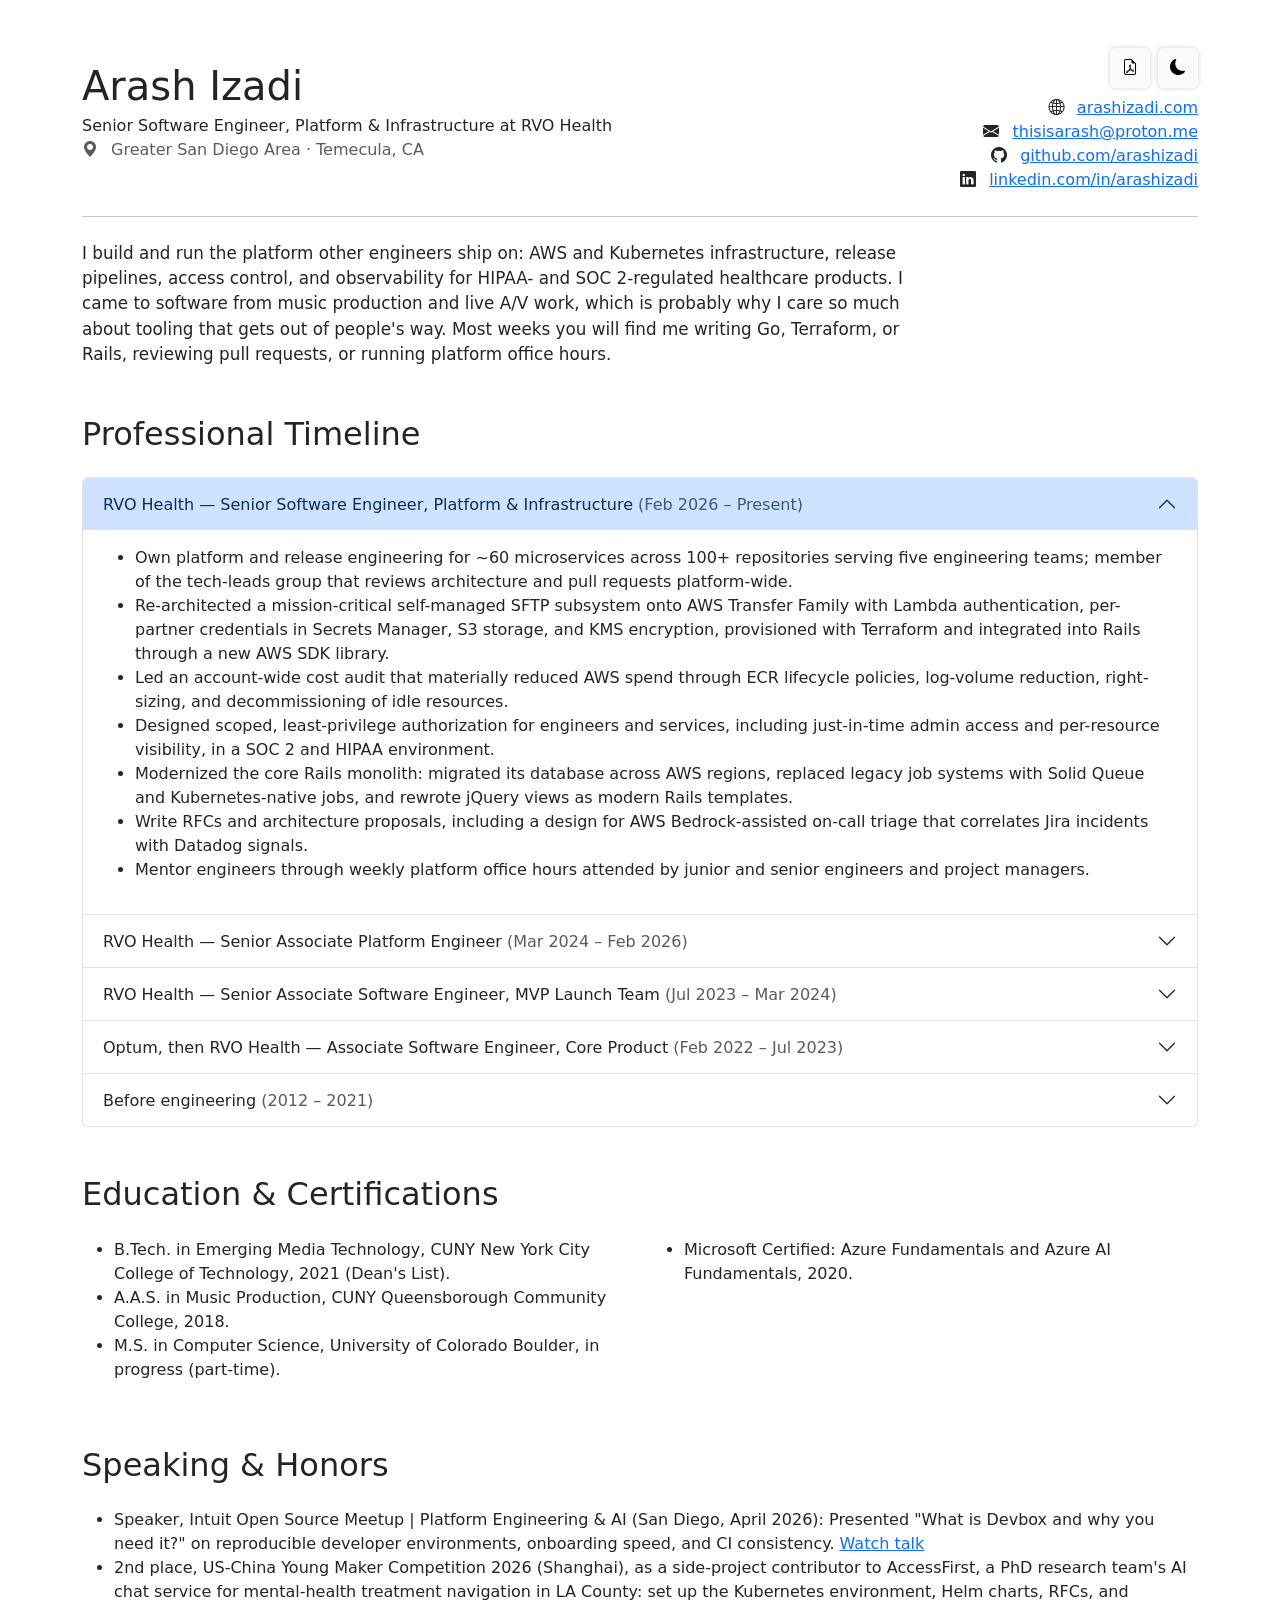
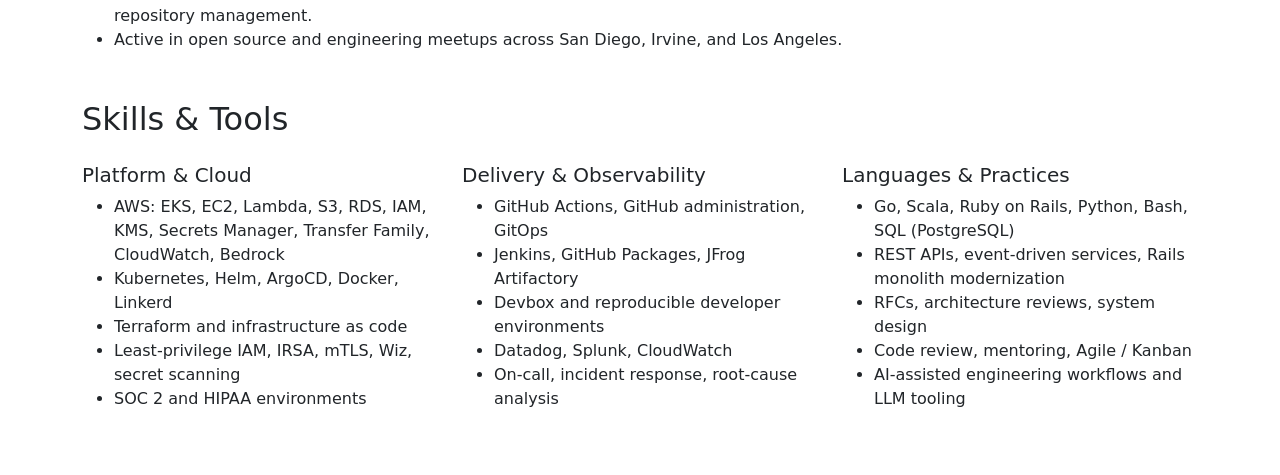
<file: index.html>
<!DOCTYPE html>
<html lang="en">

<head>
  <meta charset="UTF-8" />
  <meta name="viewport" content="width=device-width, initial-scale=1" />
  <title>Arash Izadi | Senior Software Engineer | Platform, Infrastructure, Reliability</title>
  <meta name="description"
    content="Arash Izadi is a Senior Software Engineer who builds and runs AWS/Kubernetes platforms, release pipelines, access control, and observability for HIPAA- and SOC 2-regulated healthcare products." />
  <meta name="keywords"
    content="Arash Izadi, Senior Software Engineer, Platform Engineer, SRE, Infrastructure, Reliability Engineering, Developer Productivity, System Design, Application Modernization, AWS, EKS, Kubernetes, Terraform, Helm, ArgoCD, GitHub Actions, Go, Scala, Ruby on Rails, Observability, CI/CD, HIPAA, SOC 2" />
  <meta name="author" content="Arash Izadi" />
  <link rel="canonical" href="https://arashizadi.com/" />
  <meta property="og:title" content="Arash Izadi | Senior Software Engineer" />
  <meta property="og:description"
    content="Platform and infrastructure engineering: AWS/Kubernetes, release pipelines, access control, and observability for regulated healthcare products." />
  <meta property="og:type" content="profile" />
  <meta property="og:url" content="https://arashizadi.com/" />
  <meta property="profile:first_name" content="Arash" />
  <meta property="profile:last_name" content="Izadi" />

  <link rel="stylesheet" href="https://cdn.jsdelivr.net/npm/bootstrap@5.3.8/dist/css/bootstrap.min.css" />
  <link rel="stylesheet" href="https://cdn.jsdelivr.net/npm/bootstrap-icons@1.13.1/font/bootstrap-icons.css">
  <script type="application/ld+json">
  {
    "@context": "https://schema.org",
    "@type": "Person",
    "name": "Arash Izadi",
    "url": "https://arashizadi.com/",
    "email": "mailto:thisisarash@proton.me",
    "jobTitle": "Senior Software Engineer, Platform & Infrastructure",
    "description": "Senior Software Engineer who builds and runs AWS/Kubernetes platforms, release pipelines, access control, and observability for HIPAA- and SOC 2-regulated healthcare products.",
    "address": {
      "@type": "PostalAddress",
      "addressLocality": "Temecula",
      "addressRegion": "CA",
      "addressCountry": "US"
    },
    "sameAs": [
      "https://github.com/arashizadi",
      "https://linkedin.com/in/arashizadi"
    ],
    "worksFor": {
      "@type": "Organization",
      "name": "RVO Health"
    },
    "alumniOf": [
      {
        "@type": "CollegeOrUniversity",
        "name": "CUNY New York City College of Technology"
      },
      {
        "@type": "CollegeOrUniversity",
        "name": "CUNY Queensborough Community College"
      },
      {
        "@type": "CollegeOrUniversity",
        "name": "University of Colorado Boulder"
      }
    ],
    "award": "2nd place, US-China Young Maker Competition 2026",
    "knowsAbout": [
      "Platform Engineering",
      "Site Reliability Engineering",
      "Infrastructure as Code",
      "Application Modernization",
      "Release Engineering",
      "System Design",
      "AWS",
      "Amazon EKS",
      "Kubernetes",
      "Helm",
      "ArgoCD",
      "Terraform",
      "GitHub Actions",
      "CI/CD Automation",
      "Observability",
      "Incident Response",
      "Cloud Security",
      "HIPAA",
      "SOC 2",
      "Go",
      "Scala",
      "Ruby on Rails",
      "Python",
      "PostgreSQL",
      "Developer Productivity",
      "AI-assisted development workflows"
    ],
    "hasCredential": [
      {
        "@type": "EducationalOccupationalCredential",
        "credentialCategory": "degree",
        "name": "B.Tech. in Emerging Media Technology",
        "recognizedBy": {
          "@type": "CollegeOrUniversity",
          "name": "CUNY New York City College of Technology"
        }
      },
      {
        "@type": "EducationalOccupationalCredential",
        "credentialCategory": "certification",
        "name": "Microsoft Certified: Azure Fundamentals and Azure AI Fundamentals"
      }
    ],
    "subjectOf": {
      "@type": "Event",
      "name": "Intuit Open Source Meetup | Platform Engineering & AI",
      "eventAttendanceMode": "https://schema.org/OfflineEventAttendanceMode",
      "location": {
        "@type": "Place",
        "name": "San Diego, California"
      },
      "performer": {
        "@type": "Person",
        "name": "Arash Izadi"
      },
      "description": "Presented 'What is Devbox and why you need it?' on reproducible developer environments, onboarding speed, and CI consistency.",
      "url": "https://vimeo.com/1187943347?fl=pl&fe=sh#t=35m40s"
    }
  }
  </script>

  <style>
    body.dark-mode {
      background-color: #121212;
      color: #f1f1f1;
    }

    body.dark-mode .accordion-button {
      background-color: #1e1e1e;
      color: #f1f1f1;
    }

    body.dark-mode .accordion-body {
      background-color: #1c1c1c;
      color: #e0e0e0;
    }

    body.dark-mode a {
      color: #9dc9ff;
    }

    body.dark-mode .text-muted {
      color: #cfcfcf !important;
    }

    .header-icon-button {
      display: inline-flex;
      align-items: center;
      justify-content: center;
      width: 2.5rem;
      height: 2.5rem;
      padding: 0;
      border-radius: 0.375rem;
      background-color: rgba(250, 250, 250, 0.85);
      color: #000;
      border: none;
      box-shadow: 0 0 5px rgba(0, 0, 0, 0.2);
      transition: background-color 0.3s ease, color 0.3s ease;
    }

    .header-icon-button i {
      font-size: 1rem;
    }

    body.dark-mode .header-icon-button {
      background-color: rgba(70, 70, 70, 0.9);
      color: #fff;
      box-shadow: 0 0 5px rgba(255, 255, 255, 0.2);
    }

    body.dark-mode .accordion-button:not(.collapsed) {
      background-color: #2a2a2a;
      color: #ffffff;
      box-shadow: none;
    }

    .header-actions {
      display: flex;
      gap: 0.5rem;
      align-items: center;
      justify-content: flex-start;
      flex-wrap: wrap;
    }

    @media (min-width: 768px) {
      .header-actions {
        justify-content: flex-end;
      }
    }

    body.dark-mode .accordion-item {
      border: 1px solid #333;
    }

    body,
    .accordion-button,
    .accordion-body {
      transition: background-color 0.3s ease, color 0.3s ease;
    }

    .intro {
      max-width: 52rem;
      font-size: 1.05rem;
    }

    .role-dates {
      font-weight: 400;
      opacity: 0.75;
      white-space: nowrap;
    }

    /* Keyboard focus visibility */
    .header-icon-button:focus-visible,
    .accordion-button:focus-visible,
    a:focus-visible {
      outline: 3px solid currentColor;
      outline-offset: 3px;
    }

    /* Respect reduced motion preferences */
    @media (prefers-reduced-motion: reduce) {

      body,
      .accordion-button,
      .accordion-body,
      .header-icon-button {
        transition: none !important;
      }

      * {
        scroll-behavior: auto !important;
      }
    }
  </style>
</head>

<body>
  <!-- Personal Info Section -->
  <div class="container my-5">
    <div class="row align-items-center">
      <div class="col-md-6">
        <h1 class="mb-1">Arash Izadi</h1>
        <p class="mb-0">Senior Software Engineer, Platform &amp; Infrastructure at RVO Health</p>
        <p class="text-muted">
          <i class="bi bi-geo-alt-fill me-2" aria-hidden="true"></i>
          Greater San Diego Area &middot; Temecula, CA
        </p>
      </div>

      <div class="col-md-6 text-md-end">
        <!-- Top-right action row: button sits ABOVE the contact list, aligned right -->
        <div class="header-actions mb-2">
          <button type="button" class="btn btn-sm header-icon-button" onclick="window.open('/Arash_Izadi_Resume.pdf', '_blank');"
            aria-label="Download one-page PDF resume" title="Download one-page PDF resume">
            <i class="bi bi-file-earmark-pdf" aria-hidden="true"></i>
            <span class="visually-hidden">Download one-page PDF resume</span>
          </button>
          <button type="button" class="btn btn-sm header-icon-button" onclick="toggleMode()" data-theme-toggle
            aria-label="Toggle dark mode" title="Toggle dark mode" aria-pressed="false">
            <i class="bi bi-moon-fill" aria-hidden="true"></i>
            <span class="visually-hidden">Toggle dark mode</span>
          </button>
        </div>

        <ul class="list-unstyled mb-0">
          <li>
            <i class="bi bi-globe2 me-2" aria-hidden="true"></i>
            <a href="https://arashizadi.com" target="_blank" rel="noopener noreferrer">
              arashizadi.com <span class="visually-hidden">(opens in new tab)</span>
            </a>
          </li>

          <li>
            <i class="bi bi-envelope-fill me-2" aria-hidden="true"></i>
            <a href="mailto:thisisarash@proton.me">thisisarash@proton.me</a>
          </li>

          <li>
            <i class="bi bi-github me-2" aria-hidden="true"></i>
            <a href="https://github.com/arashizadi" target="_blank" rel="noopener noreferrer">
              github.com/arashizadi <span class="visually-hidden">(opens in new tab)</span>
            </a>
          </li>

          <li>
            <i class="bi bi-linkedin me-2" aria-hidden="true"></i>
            <a href="https://linkedin.com/in/arashizadi" target="_blank" rel="noopener noreferrer">
              linkedin.com/in/arashizadi <span class="visually-hidden">(opens in new tab)</span>
            </a>
          </li>
        </ul>
      </div>
    </div>
    <hr class="my-4">

    <p class="intro mb-0">
      I build and run the platform other engineers ship on: AWS and Kubernetes infrastructure, release pipelines,
      access control, and observability for HIPAA- and SOC 2-regulated healthcare products. I came to software
      from music production and live A/V work, which is probably why I care so much about tooling that gets out
      of people's way. Most weeks you will find me writing Go, Terraform, or Rails, reviewing pull requests, or
      running platform office hours.
    </p>
  </div>

  <!-- Professional Timeline Section -->
  <div class="container my-5">
    <h2 class="mb-4">Professional Timeline</h2>

    <div class="accordion" id="timelineAccordion">
      <!-- Feb 2026 - Present: Senior Software Engineer -->
      <div class="accordion-item">
        <h3 class="accordion-header" id="headingSenior">
          <button class="accordion-button" type="button" data-bs-toggle="collapse" data-bs-target="#collapseSenior"
            aria-expanded="true" aria-controls="collapseSenior">
            RVO Health &mdash; Senior Software Engineer, Platform &amp; Infrastructure&nbsp;<span class="role-dates">(Feb 2026 &ndash; Present)</span>
          </button>
        </h3>
        <div id="collapseSenior" class="accordion-collapse collapse show" aria-labelledby="headingSenior"
          data-bs-parent="#timelineAccordion">
          <div class="accordion-body">
            <ul>
              <li>Own platform and release engineering for ~60 microservices across 100+ repositories serving five engineering teams; member of the tech-leads group that reviews architecture and pull requests platform-wide.</li>
              <li>Re-architected a mission-critical self-managed SFTP subsystem onto AWS Transfer Family with Lambda authentication, per-partner credentials in Secrets Manager, S3 storage, and KMS encryption, provisioned with Terraform and integrated into Rails through a new AWS SDK library.</li>
              <li>Led an account-wide cost audit that materially reduced AWS spend through ECR lifecycle policies, log-volume reduction, right-sizing, and decommissioning of idle resources.</li>
              <li>Designed scoped, least-privilege authorization for engineers and services, including just-in-time admin access and per-resource visibility, in a SOC 2 and HIPAA environment.</li>
              <li>Modernized the core Rails monolith: migrated its database across AWS regions, replaced legacy job systems with Solid Queue and Kubernetes-native jobs, and rewrote jQuery views as modern Rails templates.</li>
              <li>Write RFCs and architecture proposals, including a design for AWS Bedrock-assisted on-call triage that correlates Jira incidents with Datadog signals.</li>
              <li>Mentor engineers through weekly platform office hours attended by junior and senior engineers and project managers.</li>
            </ul>
          </div>
        </div>
      </div>

      <!-- Mar 2024 - Feb 2026: Senior Associate Platform Engineer -->
      <div class="accordion-item">
        <h3 class="accordion-header" id="headingSRE">
          <button class="accordion-button collapsed" type="button" data-bs-toggle="collapse"
            data-bs-target="#collapseSRE" aria-expanded="false" aria-controls="collapseSRE">
            RVO Health &mdash; Senior Associate Platform Engineer&nbsp;<span class="role-dates">(Mar 2024 &ndash; Feb 2026)</span>
          </button>
        </h3>
        <div id="collapseSRE" class="accordion-collapse collapse" aria-labelledby="headingSRE"
          data-bs-parent="#timelineAccordion">
          <div class="accordion-body">
            <ul>
              <li>Built the release and promotion pipeline in Go on GitHub Actions, integrating the GitHub and Jira APIs: promotion time cut from hours to minutes (~95%) with a fully auditable trail; adopted as the standard release path across the platform.</li>
              <li>Hardened EKS with IAM Roles for Service Accounts, VPC CIDR controls, and least-privilege IAM, and enforced service-to-service mTLS with Linkerd policies across all services.</li>
              <li>Built weekly ECR image vulnerability scanning on a GitHub Actions cron with results published to Slack, so older images are patched against a refreshed CVE database and pass Wiz compliance scans.</li>
              <li>Containerized legacy VM-based workloads and standardized Helm deployments with ArgoCD, moving manual releases onto a GitOps pipeline.</li>
              <li>Administered GitHub for 100+ repositories: branch protection, CODEOWNERS, required checks, and secret scanning; migrated CI from Jenkins to GitHub Actions and packages from JFrog Artifactory to GitHub Packages.</li>
              <li>Managed AWS with Terraform, expanded Datadog and CloudWatch dashboards and alerting, and served on the platform on-call rotation leading incident response and root-cause analysis.</li>
              <li>Drove Devbox adoption across the engineering organization with a documented bootstrap and self-service onboarding.</li>
            </ul>
          </div>
        </div>
      </div>

      <!-- Jul 2023 - Mar 2024: Senior Associate Software Engineer -->
      <div class="accordion-item">
        <h3 class="accordion-header" id="headingTwo">
          <button class="accordion-button collapsed" type="button" data-bs-toggle="collapse"
            data-bs-target="#collapseTwo" aria-expanded="false" aria-controls="collapseTwo">
            RVO Health &mdash; Senior Associate Software Engineer, MVP Launch Team&nbsp;<span class="role-dates">(Jul 2023 &ndash; Mar 2024)</span>
          </button>
        </h3>
        <div id="collapseTwo" class="accordion-collapse collapse" aria-labelledby="headingTwo"
          data-bs-parent="#timelineAccordion">
          <div class="accordion-body">
            <ul>
              <li>Shipped a HIPAA-regulated B2B and B2C MVP on schedule with a 10-person team, designing and implementing Scala backend services and event-driven business logic.</li>
              <li>Produced system diagrams and technical documentation for complex feature flows to align engineers and stakeholders.</li>
              <li>Supported production readiness through code reviews, on-call rotations, incident response, and hotfix releases.</li>
            </ul>
          </div>
        </div>
      </div>

      <!-- Feb 2022 - Jul 2023: Associate Software Engineer -->
      <div class="accordion-item">
        <h3 class="accordion-header" id="headingThree">
          <button class="accordion-button collapsed" type="button" data-bs-toggle="collapse"
            data-bs-target="#collapseThree" aria-expanded="false" aria-controls="collapseThree">
            Optum, then RVO Health &mdash; Associate Software Engineer, Core Product&nbsp;<span class="role-dates">(Feb 2022 &ndash; Jul 2023)</span>
          </button>
        </h3>
        <div id="collapseThree" class="accordion-collapse collapse" aria-labelledby="headingThree"
          data-bs-parent="#timelineAccordion">
          <div class="accordion-body">
            <ul>
              <li>Joined through Optum's Technology Development Program and converted to a full-time offer after the first rotation; the team moved into RVO Health, the Optum and Red Ventures joint venture, in November 2022.</li>
              <li>Operated and debugged 24/7 production Scala microservices for state-government healthcare clients under SLA, with Splunk and Datadog for diagnosis and operational visibility.</li>
              <li>Built PostgreSQL-backed REST APIs and drove root-cause-analysis fixes that reduced incident recurrence.</li>
            </ul>
          </div>
        </div>
      </div>

      <!-- 2012 - 2021: Before engineering -->
      <div class="accordion-item">
        <h3 class="accordion-header" id="headingFour">
          <button class="accordion-button collapsed" type="button" data-bs-toggle="collapse"
            data-bs-target="#collapseFour" aria-expanded="false" aria-controls="collapseFour">
            Before engineering&nbsp;<span class="role-dates">(2012 &ndash; 2021)</span>
          </button>
        </h3>
        <div id="collapseFour" class="accordion-collapse collapse" aria-labelledby="headingFour"
          data-bs-parent="#timelineAccordion">
          <div class="accordion-body">
            <ul>
              <li>Composed and produced music for clients, ran live A/V for a CUNY campus media-services office, and handled business development at ZenoRadio, an internet radio startup, where I launched and ran several revenue projects.</li>
              <li>Changed careers through CUNY City Tech's Emerging Media Technology program and Optum's Technology Development Program.</li>
            </ul>
          </div>
        </div>
      </div>
    </div>
  </div>

  <!-- Education Section -->
  <div class="container my-5">
    <h2 class="mb-4">Education &amp; Certifications</h2>
    <div class="row">
      <div class="col-md-6">
        <ul>
          <li>B.Tech. in Emerging Media Technology, CUNY New York City College of Technology, 2021 (Dean's List).</li>
          <li>A.A.S. in Music Production, CUNY Queensborough Community College, 2018.</li>
          <li>M.S. in Computer Science, University of Colorado Boulder, in progress (part-time).</li>
        </ul>
      </div>

      <div class="col-md-6">
        <ul>
          <li>Microsoft Certified: Azure Fundamentals and Azure AI Fundamentals, 2020.</li>
        </ul>
      </div>
    </div>
  </div>

  <!-- Speaking & Honors Section -->
  <div class="container my-5">
    <h2 class="mb-4">Speaking &amp; Honors</h2>
    <ul>
      <li>
        Speaker, Intuit Open Source Meetup | Platform Engineering &amp; AI (San Diego, April 2026):
        Presented "What is Devbox and why you need it?" on reproducible developer environments, onboarding speed,
        and CI consistency.
        <a href="https://vimeo.com/1187943347?fl=pl&fe=sh#t=35m40s" target="_blank" rel="noopener noreferrer">
          Watch talk <span class="visually-hidden">(opens in new tab)</span>
        </a>
      </li>
      <li>
        2nd place, US-China Young Maker Competition 2026 (Shanghai), as a side-project contributor to AccessFirst, a PhD
        research team's AI chat service for mental-health treatment navigation in LA County: set up the Kubernetes
        environment, Helm charts, RFCs, and repository management.
      </li>
      <li>Active in open source and engineering meetups across San Diego, Irvine, and Los Angeles.</li>
    </ul>
  </div>

  <!-- Skills Section -->
  <div class="container my-5">
    <h2 class="mb-4">Skills &amp; Tools</h2>
    <div class="row">

      <div class="col-md-4">
        <h3 class="h5">Platform &amp; Cloud</h3>
        <ul>
          <li>AWS: EKS, EC2, Lambda, S3, RDS, IAM, KMS, Secrets Manager, Transfer Family, CloudWatch, Bedrock</li>
          <li>Kubernetes, Helm, ArgoCD, Docker, Linkerd</li>
          <li>Terraform and infrastructure as code</li>
          <li>Least-privilege IAM, IRSA, mTLS, Wiz, secret scanning</li>
          <li>SOC 2 and HIPAA environments</li>
        </ul>
      </div>

      <div class="col-md-4">
        <h3 class="h5">Delivery &amp; Observability</h3>
        <ul>
          <li>GitHub Actions, GitHub administration, GitOps</li>
          <li>Jenkins, GitHub Packages, JFrog Artifactory</li>
          <li>Devbox and reproducible developer environments</li>
          <li>Datadog, Splunk, CloudWatch</li>
          <li>On-call, incident response, root-cause analysis</li>
        </ul>
      </div>

      <div class="col-md-4">
        <h3 class="h5">Languages &amp; Practices</h3>
        <ul>
          <li>Go, Scala, Ruby on Rails, Python, Bash, SQL (PostgreSQL)</li>
          <li>REST APIs, event-driven services, Rails monolith modernization</li>
          <li>RFCs, architecture reviews, system design</li>
          <li>Code review, mentoring, Agile / Kanban</li>
          <li>AI-assisted engineering workflows and LLM tooling</li>
        </ul>
      </div>

    </div>
  </div>

  <script src="https://cdn.jsdelivr.net/npm/bootstrap@5.3.8/dist/js/bootstrap.bundle.min.js"></script>
  <script>
    (function () { // Apply theme on load
      const saved = localStorage.getItem('theme');
      const prefersDark = window.matchMedia('(prefers-color-scheme: dark)').matches;

      const shouldBeDark = (saved === 'dark') || (!saved && prefersDark);
      if (shouldBeDark) {
        document.body.classList.add('dark-mode');
      }

      updateIcon(shouldBeDark);
      const btn = document.querySelector('[data-theme-toggle]');
      if (btn) btn.setAttribute('aria-pressed', String(shouldBeDark));
    })();

    function toggleMode() {
      const isDark = document.body.classList.toggle('dark-mode');
      localStorage.setItem('theme', isDark ? 'dark' : 'light');
      updateIcon(isDark);

      const btn = document.querySelector('[data-theme-toggle]');
      if (btn) btn.setAttribute('aria-pressed', String(isDark));
    }

    function updateIcon(isDark) {
      const icon = document.querySelector('[data-theme-toggle] i');
      if (!icon) return;
      icon.classList.toggle('bi-moon-fill', !isDark);
      icon.classList.toggle('bi-sun-fill', isDark);
    }

  </script>

</body>

</html>
</file>
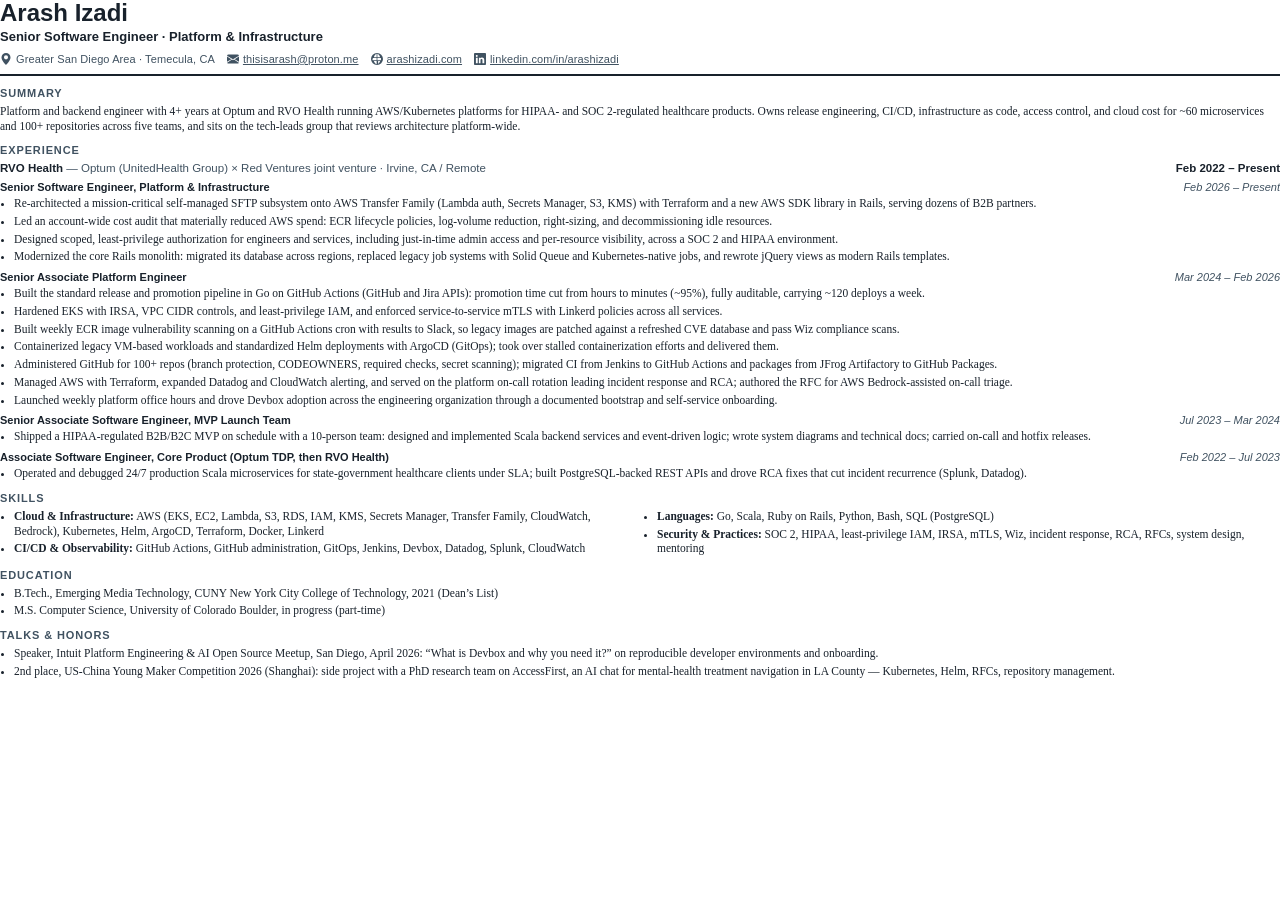
<file: resume-print.html>
<!DOCTYPE html>
<html lang="en">

<head>
  <meta charset="UTF-8" />
  <meta name="viewport" content="width=device-width, initial-scale=1" />
  <title>Arash Izadi Resume</title>
  <style>
    @page {
      size: letter;
      margin: 0.35in;
    }

    * {
      box-sizing: border-box;
    }

    body {
      margin: 0;
      font-family: Georgia, "Times New Roman", serif;
      color: #18212b;
      background: #fff;
      line-height: 1.28;
      font-size: 11.5px;
    }

    .resume-sheet {
      width: 100%;
      max-width: none;
      margin: 0;
      padding: 0;
    }

    .header {
      border-bottom: 2px solid #18212b;
      padding-bottom: 8px;
      margin-bottom: 10px;
    }

    .header h1 {
      margin: 0 0 4px;
      font-family: Arial, Helvetica, sans-serif;
      font-size: 24px;
      line-height: 1.05;
    }

    .header .title {
      margin: 0 0 6px;
      font-family: Arial, Helvetica, sans-serif;
      font-size: 13px;
      font-weight: 700;
    }

    .header .meta {
      font-size: 11px;
      color: #405261;
      display: flex;
      flex-wrap: wrap;
      gap: 6px 12px;
      font-family: Tahoma, Verdana, Arial, sans-serif;
      letter-spacing: 0.01em;
    }

    .header .meta a,
    .header .meta a:visited {
      color: inherit;
      text-decoration: underline;
    }

    .contact-item {
      display: inline-flex;
      align-items: center;
      gap: 4px;
    }

    .contact-icon {
      display: inline-flex;
      align-items: center;
      justify-content: center;
      width: 12px;
      height: 12px;
      line-height: 1;
      flex: 0 0 12px;
    }

    .contact-icon svg {
      width: 12px;
      height: 12px;
      fill: currentColor;
    }

    .summary {
      margin: 0 0 6px;
    }

    .section {
      margin-bottom: 10px;
    }

    .section h2 {
      margin: 0 0 4px;
      font-family: Arial, Helvetica, sans-serif;
      font-size: 11px;
      text-transform: uppercase;
      letter-spacing: 0.08em;
      color: #405261;
    }

    .employer {
      display: flex;
      justify-content: space-between;
      gap: 12px;
      font-family: Arial, Helvetica, sans-serif;
      font-size: 11.5px;
      margin: 0 0 4px;
    }

    .employer .name {
      font-weight: 700;
    }

    .employer .note {
      font-weight: 400;
      color: #405261;
    }

    .experience-item {
      margin-bottom: 6px;
      break-inside: avoid;
    }

    .experience-item h3 {
      margin: 0 0 2px;
      font-family: Arial, Helvetica, sans-serif;
      font-size: 11px;
      display: flex;
      justify-content: space-between;
      gap: 12px;
    }

    .experience-item h3 .dates {
      font-weight: 400;
      font-style: italic;
      color: #405261;
      white-space: nowrap;
    }

    ul {
      margin: 0;
      padding-left: 14px;
    }

    li + li {
      margin-top: 3px;
    }

    .skills-list {
      columns: 2;
      column-gap: 20px;
    }

    .edu-list li,
    .skills-list li {
      break-inside: avoid;
    }
  </style>
</head>

<body>
  <main class="resume-sheet">
    <header class="header">
      <h1>Arash Izadi</h1>
      <p class="title">Senior Software Engineer &middot; Platform &amp; Infrastructure</p>
      <div class="meta">
        <span class="contact-item"><span class="contact-icon"><svg xmlns="http://www.w3.org/2000/svg"
              viewBox="0 0 16 16" aria-hidden="true">
              <path
                d="M8 16s6-5.686 6-10A6 6 0 1 0 2 6c0 4.314 6 10 6 10zm0-7.5A2.5 2.5 0 1 1 8 3a2.5 2.5 0 0 1 0 5.5z" />
            </svg></span><span>Greater San Diego Area &middot; Temecula, CA</span></span>
        <span class="contact-item"><span class="contact-icon"><svg xmlns="http://www.w3.org/2000/svg"
              viewBox="0 0 16 16" aria-hidden="true">
              <path d="M.05 3.555A2 2 0 0 1 2 2h12a2 2 0 0 1 1.95 1.555L8 8.414.05 3.555z" />
              <path
                d="M0 4.697v7.104l5.803-3.558L0 4.697zM6.761 8.83l-6.57 4.027A2 2 0 0 0 2 14h12a2 2 0 0 0 1.808-1.143L9.239 8.83 8 9.586 6.761 8.83zM16 4.697l-5.803 3.546L16 11.801V4.697z" />
            </svg></span><a href="mailto:thisisarash@proton.me">thisisarash@proton.me</a></span>
        <span class="contact-item"><span class="contact-icon"><svg xmlns="http://www.w3.org/2000/svg"
              viewBox="0 0 16 16" aria-hidden="true">
              <path
                d="M0 8a8 8 0 1 1 16 0A8 8 0 0 1 0 8zm8.5 6.938c1.78-.69 3.138-2.34 3.635-4.438H9.5v4.438zm-1 0V10.5H3.865c.497 2.098 1.856 3.748 3.635 4.438zM2.828 9.5H7.5V6.5H2.828A7.03 7.03 0 0 0 2 8c0 .516.055 1.02.158 1.5.211 0 .426 0 .67 0zm5.672 0h4.672c.103-.48.158-.984.158-1.5 0-.516-.055-1.02-.158-1.5H8.5v3zm3.635-4c-.497-2.098-1.856-3.748-3.635-4.438V5.5h3.635zm-4.635 0V1.062C5.721 1.752 4.362 3.402 3.865 5.5H7.5z" />
            </svg></span><a href="https://arashizadi.com">arashizadi.com</a></span>
        <span class="contact-item"><span class="contact-icon"><svg xmlns="http://www.w3.org/2000/svg"
              viewBox="0 0 16 16" aria-hidden="true">
              <path
                d="M0 1.146C0 .513.526 0 1.175 0h13.65C15.474 0 16 .513 16 1.146v13.708C16 15.487 15.474 16 14.825 16H1.175C.526 16 0 15.487 0 14.854V1.146zM4.943 13.5V6.169H2.542V13.5h2.401zm-1.2-8.333c.837 0 1.358-.554 1.358-1.248-.015-.71-.521-1.248-1.342-1.248C2.938 2.67 2.4 3.21 2.4 3.92c0 .694.52 1.248 1.327 1.248h.016zm4.908 8.333V9.359c0-.221.016-.443.082-.601.18-.443.59-.902 1.278-.902.902 0 1.263.68 1.263 1.677V13.5h2.4V9.255c0-2.274-1.212-3.332-2.83-3.332-1.304 0-1.89.714-2.216 1.218h.016V6.169H6.543c.03.634 0 7.331 0 7.331h2.108z" />
            </svg></span><a href="https://linkedin.com/in/arashizadi">linkedin.com/in/arashizadi</a></span>
      </div>
    </header>

    <section class="section">
      <h2>Summary</h2>
      <p class="summary">Platform and backend engineer with 4+ years at Optum and RVO Health running AWS/Kubernetes
        platforms for HIPAA- and SOC 2-regulated healthcare products. Owns release engineering, CI/CD, infrastructure as
        code, access control, and cloud cost for ~60 microservices and 100+ repositories across five teams, and sits on
        the tech-leads group that reviews architecture platform-wide.</p>
    </section>

    <section class="section">
      <h2>Experience</h2>

      <p class="employer"><span><span class="name">RVO Health</span> <span class="note">&mdash; Optum (UnitedHealth
            Group) &times; Red Ventures joint venture &middot; Irvine, CA / Remote</span></span><span class="name">Feb 2022 &ndash; Present</span></p>

      <section class="experience-item">
        <h3><span>Senior Software Engineer, Platform &amp; Infrastructure</span><span class="dates">Feb 2026 &ndash; Present</span></h3>
        <ul>
          <li>Re-architected a mission-critical self-managed SFTP subsystem onto AWS Transfer Family (Lambda auth, Secrets
            Manager, S3, KMS) with Terraform and a new AWS SDK library in Rails, serving dozens of B2B partners.</li>
          <li>Led an account-wide cost audit that materially reduced AWS spend: ECR lifecycle policies, log-volume
            reduction, right-sizing, and decommissioning idle resources.</li>
          <li>Designed scoped, least-privilege authorization for engineers and services, including just-in-time admin
            access and per-resource visibility, across a SOC 2 and HIPAA environment.</li>
          <li>Modernized the core Rails monolith: migrated its database across regions, replaced legacy job systems with
            Solid Queue and Kubernetes-native jobs, and rewrote jQuery views as modern Rails templates.</li>
        </ul>
      </section>

      <section class="experience-item">
        <h3><span>Senior Associate Platform Engineer</span><span class="dates">Mar 2024 &ndash; Feb 2026</span></h3>
        <ul>
          <li>Built the standard release and promotion pipeline in Go on GitHub Actions (GitHub and Jira APIs): promotion
            time cut from hours to minutes (~95%), fully auditable, carrying ~120 deploys a week.</li>
          <li>Hardened EKS with IRSA, VPC CIDR controls, and least-privilege IAM, and enforced service-to-service mTLS
            with Linkerd policies across all services.</li>
          <li>Built weekly ECR image vulnerability scanning on a GitHub Actions cron with results to Slack, so legacy
            images are patched against a refreshed CVE database and pass Wiz compliance scans.</li>
          <li>Containerized legacy VM-based workloads and standardized Helm deployments with ArgoCD (GitOps); took over
            stalled containerization efforts and delivered them.</li>
          <li>Administered GitHub for 100+ repos (branch protection, CODEOWNERS, required checks, secret scanning);
            migrated CI from Jenkins to GitHub Actions and packages from JFrog Artifactory to GitHub Packages.</li>
          <li>Managed AWS with Terraform, expanded Datadog and CloudWatch alerting, and served on the platform on-call
            rotation leading incident response and RCA; authored the RFC for AWS Bedrock-assisted on-call triage.</li>
          <li>Launched weekly platform office hours and drove Devbox adoption across the engineering organization through
            a documented bootstrap and self-service onboarding.</li>
        </ul>
      </section>

      <section class="experience-item">
        <h3><span>Senior Associate Software Engineer, MVP Launch Team</span><span class="dates">Jul 2023 &ndash; Mar 2024</span></h3>
        <ul>
          <li>Shipped a HIPAA-regulated B2B/B2C MVP on schedule with a 10-person team: designed and implemented Scala
            backend services and event-driven logic; wrote system diagrams and technical docs; carried on-call and hotfix
            releases.</li>
        </ul>
      </section>

      <section class="experience-item">
        <h3><span>Associate Software Engineer, Core Product (Optum TDP, then RVO Health)</span><span class="dates">Feb 2022 &ndash; Jul 2023</span></h3>
        <ul>
          <li>Operated and debugged 24/7 production Scala microservices for state-government healthcare clients under SLA;
            built PostgreSQL-backed REST APIs and drove RCA fixes that cut incident recurrence (Splunk, Datadog).</li>
        </ul>
      </section>
    </section>

    <section class="section">
      <h2>Skills</h2>
      <ul class="skills-list">
        <li><strong>Cloud &amp; Infrastructure:</strong> AWS (EKS, EC2, Lambda, S3, RDS, IAM, KMS, Secrets Manager,
          Transfer Family, CloudWatch, Bedrock), Kubernetes, Helm, ArgoCD, Terraform, Docker, Linkerd</li>
        <li><strong>CI/CD &amp; Observability:</strong> GitHub Actions, GitHub administration, GitOps, Jenkins, Devbox,
          Datadog, Splunk, CloudWatch</li>
        <li><strong>Languages:</strong> Go, Scala, Ruby on Rails, Python, Bash, SQL (PostgreSQL)</li>
        <li><strong>Security &amp; Practices:</strong> SOC 2, HIPAA, least-privilege IAM, IRSA, mTLS, Wiz, incident
          response, RCA, RFCs, system design, mentoring</li>
      </ul>
    </section>

    <section class="section">
      <h2>Education</h2>
      <ul class="edu-list">
        <li>B.Tech., Emerging Media Technology, CUNY New York City College of Technology, 2021 (Dean&rsquo;s List)</li>
        <li>M.S. Computer Science, University of Colorado Boulder, in progress (part-time)</li>
      </ul>
    </section>

    <section class="section">
      <h2>Talks &amp; Honors</h2>
      <ul>
        <li>Speaker, Intuit Platform Engineering &amp; AI Open Source Meetup, San Diego, April 2026: &ldquo;What is
          Devbox and why you need it?&rdquo; on reproducible developer environments and onboarding.</li>
        <li>2nd place, US-China Young Maker Competition 2026 (Shanghai): side project with a PhD research team on
          AccessFirst, an AI chat for mental-health treatment navigation in LA County &mdash; Kubernetes, Helm, RFCs,
          repository management.</li>
      </ul>
    </section>
  </main>
</body>

</html>
</file>
